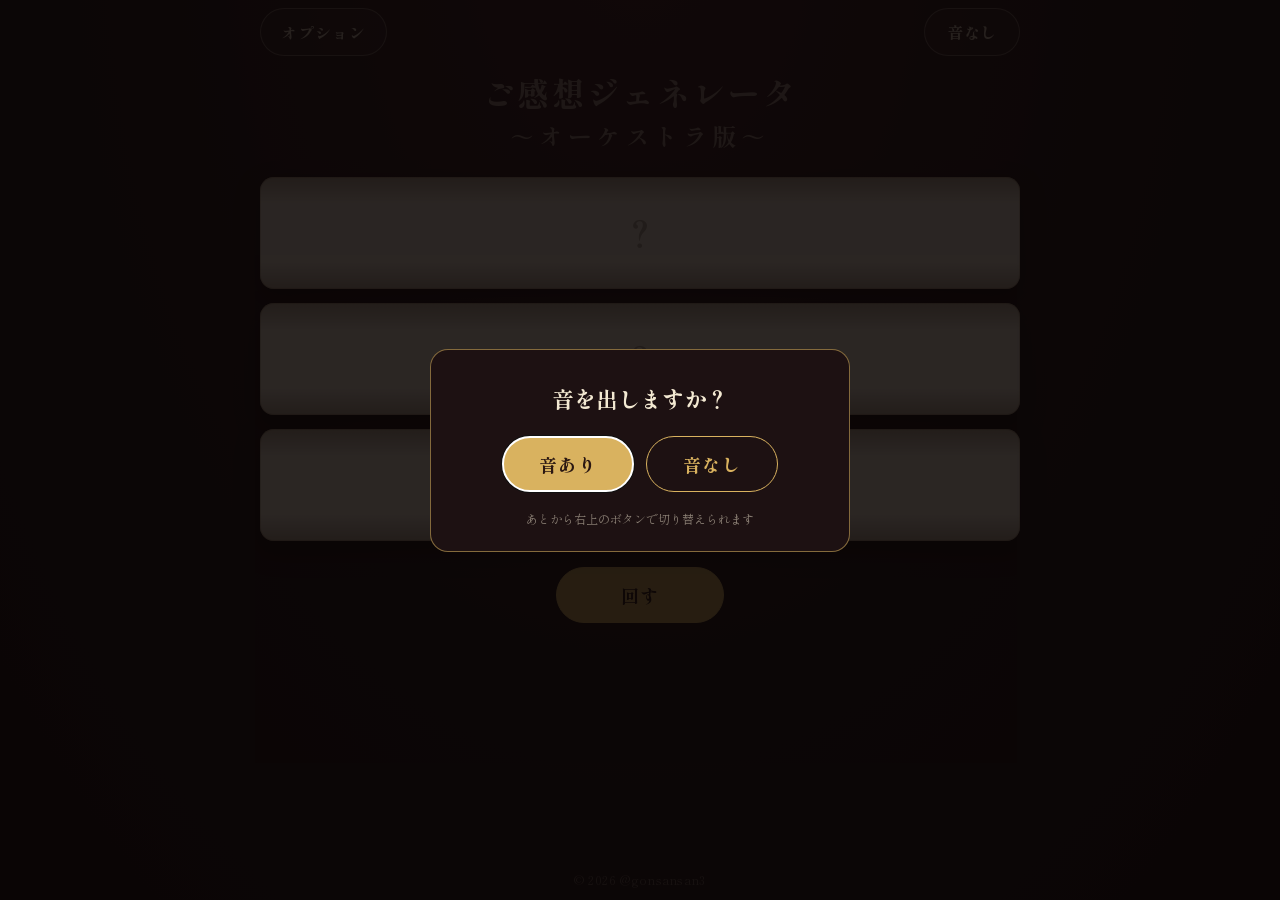
<file: index.html>
<!DOCTYPE html>
<html lang="ja">
<head>
    <meta charset="UTF-8">
    <meta name="viewport" content="width=device-width, initial-scale=1, viewport-fit=cover">
    <meta name="color-scheme" content="dark">
    <title>ご感想ジェネレータ　～オーケストラ版～</title>
    <meta name="description" content="感動しているのか、そうでないのかは、分かりません。">
    <meta name="theme-color" content="#0e0808">
    <!-- Xなどでリンクを貼ったときの表示（カード）。画像は、横長（2:1）の ogp.png。画像のURLは、https から始まる形で書く必要がある -->
    <meta property="og:type" content="website">
    <meta property="og:site_name" content="ご感想ジェネレータ">
    <meta property="og:title" content="ご感想ジェネレータ　～オーケストラ版～">
    <meta property="og:description" content="感動しているのか、そうでないのかは、分かりません。">
    <meta property="og:url" content="https://gsansan3.github.io/gokanso-generator-orchestra/">
    <meta property="og:image" content="https://gsansan3.github.io/gokanso-generator-orchestra/ogp.png?v=2">
    <meta property="og:image:width" content="1200">
    <meta property="og:image:height" content="600">
    <meta property="og:locale" content="ja_JP">
    <meta name="twitter:card" content="summary_large_image">
    <meta name="twitter:title" content="ご感想ジェネレータ　～オーケストラ版～">
    <meta name="twitter:description" content="感動しているのか、そうでないのかは、分かりません。">
    <meta name="twitter:image" content="https://gsansan3.github.io/gokanso-generator-orchestra/ogp.png?v=2">
    <meta name="twitter:image:alt" content="「後ろからの咳が、故郷の夕焼けを思い出させ、泣き笑いが止まりませんでした」と、3つのリールに感想が並んでいる画面">
    <link rel="preconnect" href="https://fonts.googleapis.com">
    <link rel="preconnect" href="https://fonts.gstatic.com" crossorigin>
    <link href="https://fonts.googleapis.com/css2?family=Shippori+Mincho+B1:wght@700;800&family=Yomogi&display=swap" rel="stylesheet">
    <!-- ?v= は、ブラウザに古いファイルを使い続けられないための版番号。style.css・app.js・reel-data.js（と fonts/ の中身）を変えたら、4か所とも新しい値にする -->
    <link rel="stylesheet" href="fonts/tekitoupoem.css?v=20260921zh">
    <link rel="stylesheet" href="style.css?v=20260921zh">
</head>
<body>
    <main class="app">
        <h1 class="title">ご感想ジェネレータ<span class="subtitle">～オーケストラ版～</span></h1>

        <button type="button" id="options-button" class="sound-toggle options-toggle">オプション</button>
        <button type="button" id="sound-toggle" class="sound-toggle" aria-live="polite">音なし</button>

        <section class="reels" aria-label="リール">
            <div class="reel-row"><div class="card"><div class="strip"></div></div></div>
            <div class="reel-row"><div class="card"><div class="strip"></div></div></div>
            <div class="reel-row"><div class="card"><div class="strip"></div></div></div>
        </section>

        <div class="actions">
            <button type="button" id="spin-button" class="button primary">回す</button>
        </div>

        <div class="actions actions-sub">
            <button type="button" id="card-button" class="button secondary" hidden>アンケート用紙を見る</button>
        </div>
    </main>

    <footer class="copyright">
        <a href="https://x.com/gonsansan3" target="_blank" rel="noopener noreferrer">© 2026 @gonsansan3</a>
    </footer>

    <div id="card-modal" class="modal" role="dialog" aria-modal="true" aria-label="アンケート用紙" hidden>
        <div class="modal-panel">
            <img id="card-image" class="card-image" alt="">
            <div class="modal-actions">
                <button type="button" id="card-save" class="button primary">画像を保存</button>
                <button type="button" id="card-share" class="button secondary">Xでシェア</button>
            </div>
            <button type="button" id="card-close" class="modal-close">閉じる</button>
        </div>
    </div>

    <div id="options-modal" class="modal" role="dialog" aria-modal="true" aria-labelledby="options-title" hidden>
        <div class="options-panel">
            <p id="options-title" class="gate-title">オプション</p>
            <fieldset class="option-group" data-option="visits">
                <legend>ご来場回数</legend>
                <div class="option-choices"></div>
            </fieldset>
            <fieldset class="option-group" data-option="age">
                <legend>ご年代</legend>
                <div class="option-choices"></div>
            </fieldset>
            <fieldset class="option-group" data-option="satisfaction">
                <legend>本日の満足度（1＝低い　5＝高い）</legend>
                <div class="option-choices"></div>
            </fieldset>
            <label class="option-group option-name">
                <span>お名前（任意）</span>
                <input type="text" id="option-name" autocomplete="off" placeholder="空欄のままなら、白紙になります">
            </label>

            <fieldset class="option-group" data-option="autoOpen">
                <legend>回し終わったら、アンケート用紙を自動で開く</legend>
                <div class="option-choices"></div>
            </fieldset>

            <div class="options-actions">
                <button type="button" id="options-close" class="button primary">閉じる</button>
            </div>
        </div>
    </div>

    <div id="sound-gate" class="gate" role="dialog" aria-modal="true" aria-labelledby="gate-title" hidden>
        <div class="gate-panel">
            <p id="gate-title" class="gate-title">音を出しますか？</p>
            <div class="gate-buttons">
                <button type="button" class="button primary" data-sound="on">音あり</button>
                <button type="button" class="button secondary" data-sound="off">音なし</button>
            </div>
            <p class="gate-note">あとから右上のボタンで切り替えられます</p>
        </div>
    </div>

    <script src="reel-data.js?v=20260921zh"></script>
    <script src="app.js?v=20260921zh"></script>
</body>
</html>
</file>
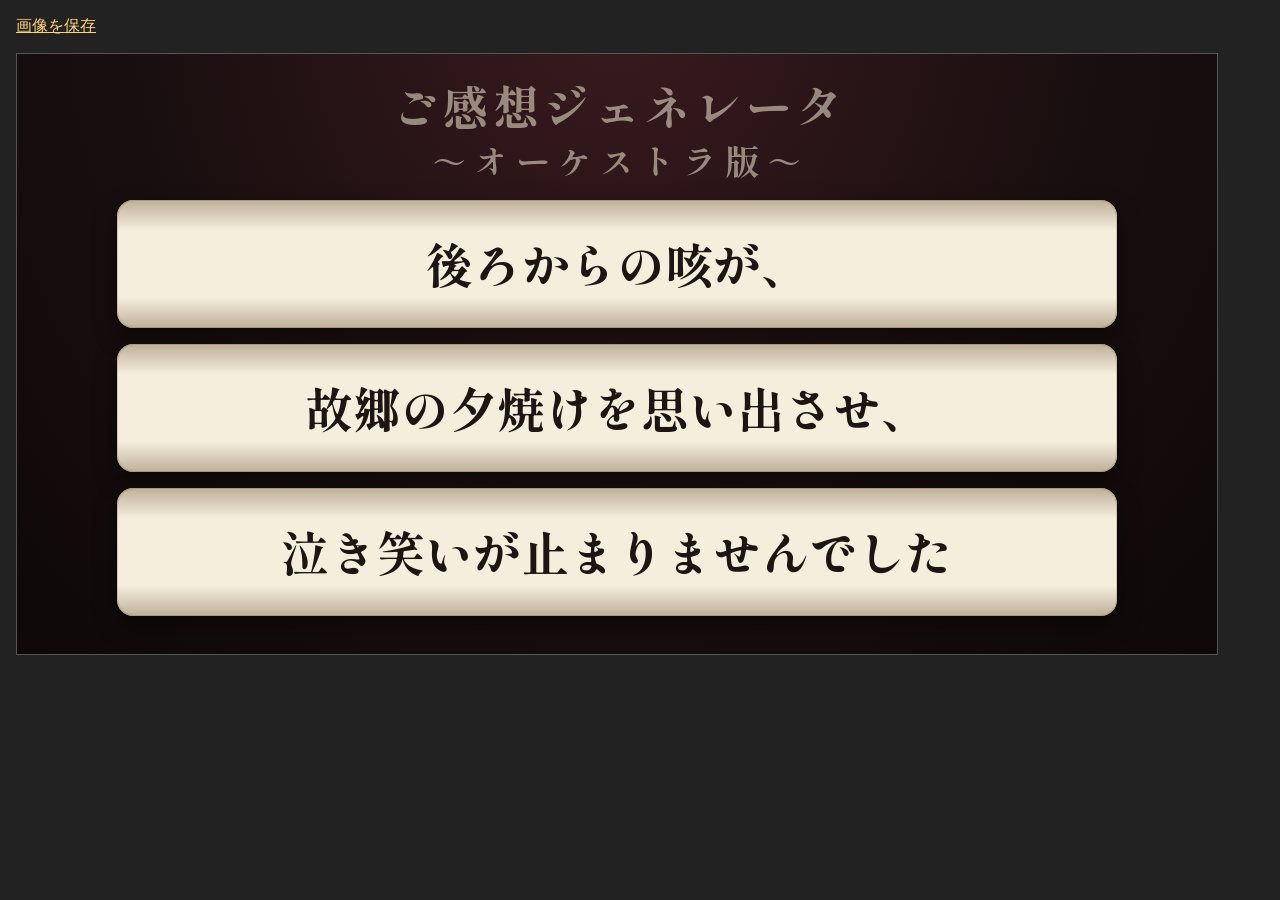
<file: tools/make-ogp.html>
<!DOCTYPE html>
<html lang="ja">
<head>
<meta charset="UTF-8">
<title>Xカード用の画像を作る</title>
<link href="https://fonts.googleapis.com/css2?family=Shippori+Mincho+B1:wght@700;800&display=swap" rel="stylesheet">
<style>
  body { margin: 16px; font-family: sans-serif; background: #222; color: #eee; }
  canvas { max-width: 100%; height: auto; display: block; margin: 12px 0; border: 1px solid #555; }
  a { color: #ffd479; }
</style>
</head>
<body>
<!--
  Xカード用の画像（1200×600、縦横 2:1）を作るページ。
  リールを回す画面のうち、「ご感想ジェネレータ」の見出しから、3段目のリールまでを、横長に描く。
  色や形は style.css に合わせてあるが、画面のスクリーンショットではなく、Canvasで描き直したもの。
  使い方: ローカルサーバーで、このページを開く。画像が表示されるので、「画像を保存」から保存する。
  ネタを変えるときは、下の CARD を書き換える。
-->
<p><a id="save" download="ogp.png">画像を保存</a></p>
<canvas id="c" width="1200" height="600"></canvas>
<script>
// ★ここを書き換える。リール1〜3に止まっている文（つなぎの「が、」「、」は、画面と同じく自動で付く）
const CARD = {
    title: 'ご感想ジェネレータ',
    subtitle: '～オーケストラ版～',
    reels: ['後ろからの咳', '故郷の夕焼けを思い出させ', '泣き笑いが止まりませんでした'],
};

const W = 1200, H = 600;
const SUFFIXES = ['が、', '、', ''];
const FONT = '"Shippori Mincho B1", "Yu Mincho", "Hiragino Mincho ProN", serif';
const C = { paper: '#f5eedc', ink: '#1d1512', text: '#f3e9d2' };

// 角丸の四角
const roundRect = (ctx, x, y, w, h, r) => {
    ctx.beginPath();
    ctx.moveTo(x + r, y);
    ctx.arcTo(x + w, y, x + w, y + h, r);
    ctx.arcTo(x + w, y + h, x, y + h, r);
    ctx.arcTo(x, y + h, x, y, r);
    ctx.arcTo(x, y, x + w, y, r);
    ctx.closePath();
};

// 字間をあけて中央寄せで描く
const drawSpaced = (ctx, text, centerX, y, spacing) => {
    const chars = [...text];
    const widths = chars.map((ch) => ctx.measureText(ch).width);
    let x = centerX - (widths.reduce((a, b) => a + b, 0) + spacing * (chars.length - 1)) / 2;
    ctx.textAlign = 'left';
    chars.forEach((ch, i) => {
        ctx.fillText(ch, x, y);
        x += widths[i] + spacing;
    });
};

(async () => {
    const texts = CARD.reels.map((t, i) => t + SUFFIXES[i]);
    await Promise.all([
        document.fonts.load(`800 40px ${FONT}`, CARD.title + CARD.subtitle + texts.join('')),
        document.fonts.load(`700 40px ${FONT}`, CARD.subtitle),
    ]);

    const ctx = document.getElementById('c').getContext('2d');
    ctx.textBaseline = 'middle';

    // 背景（style.css の body::before と同じ、上から広がる暗い赤茶のグラデーション）
    ctx.fillStyle = '#0e0808';
    ctx.fillRect(0, 0, W, H);
    ctx.save();
    ctx.translate(W / 2, -0.1 * H);
    ctx.scale(0.91, 1);
    const g = ctx.createRadialGradient(0, 0, 0, 0, 0, 930);
    g.addColorStop(0, '#3a1a1f');
    g.addColorStop(0.55, '#1a0f10');
    g.addColorStop(1, '#0e0808');
    ctx.fillStyle = g;
    ctx.fillRect(-W, -H, W * 2, H * 3);
    ctx.restore();

    // 見出し（画面と同じく、薄く見せる）
    ctx.save();
    ctx.globalAlpha = 0.55;
    ctx.fillStyle = C.text;
    ctx.font = `800 46px ${FONT}`;
    drawSpaced(ctx, CARD.title, W / 2, 54, 4.6);
    // 副題は、画面と同じく、見出しの0.75倍の大きさ（字間は、副題の大きさの0.2倍）
    ctx.font = `700 34.5px ${FONT}`;
    drawSpaced(ctx, CARD.subtitle, W / 2, 108, 6.9);
    ctx.restore();

    // リール3本
    const cardW = 1000, cardH = 128, gap = 16, left = (W - cardW) / 2, top0 = 146;
    texts.forEach((text, i) => {
        const x = left, y = top0 + (cardH + gap) * i;
        ctx.save();
        ctx.shadowColor = 'rgba(0, 0, 0, 0.45)';
        ctx.shadowBlur = 24;
        ctx.shadowOffsetY = 10;
        roundRect(ctx, x, y, cardW, cardH, 16);
        ctx.fillStyle = C.paper;
        ctx.fill();
        ctx.restore();

        ctx.save();
        roundRect(ctx, x, y, cardW, cardH, 16);
        ctx.clip();
        // 上下を少し暗くして、筒が回っている感じを出す
        const shade = ctx.createLinearGradient(0, y, 0, y + cardH);
        shade.addColorStop(0, 'rgba(70, 45, 20, 0.32)');
        shade.addColorStop(0.24, 'rgba(70, 45, 20, 0)');
        shade.addColorStop(0.76, 'rgba(70, 45, 20, 0)');
        shade.addColorStop(1, 'rgba(70, 45, 20, 0.32)');
        ctx.fillStyle = shade;
        ctx.fillRect(x, y, cardW, cardH);
        ctx.restore();
        roundRect(ctx, x + 0.5, y + 0.5, cardW - 1, cardH - 1, 16);
        ctx.strokeStyle = 'rgba(120, 90, 40, 0.25)';
        ctx.lineWidth = 1;
        ctx.stroke();

        ctx.fillStyle = C.ink;
        ctx.font = `800 48px ${FONT}`;
        ctx.textAlign = 'center';
        ctx.fillText(text, W / 2, y + cardH / 2 + 2);
    });

    const link = document.getElementById('save');
    document.getElementById('c').toBlob((blob) => {
        link.href = URL.createObjectURL(blob);
        window.ogpBlob = blob;
    }, 'image/png');
})();
</script>
</body>
</html>
</file>
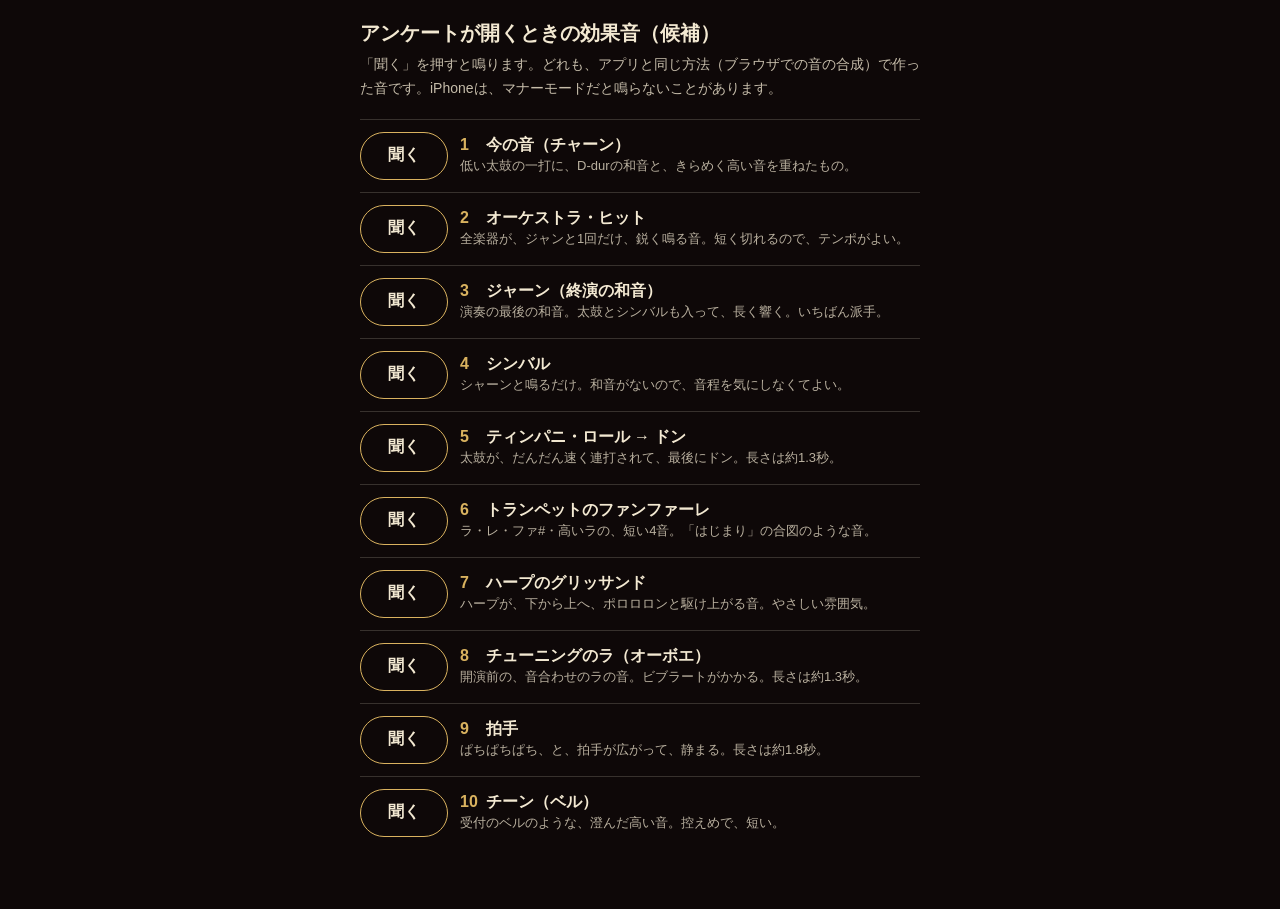
<file: tools/sound-samples.html>
<!DOCTYPE html>
<html lang="ja">
<head>
<meta charset="UTF-8">
<meta name="viewport" content="width=device-width, initial-scale=1, viewport-fit=cover">
<meta name="robots" content="noindex">
<title>効果音の候補</title>
<style>
  :root { color-scheme: dark; }
  body { margin: 0; padding: 20px 16px 60px; background: #0e0808; color: #f3e9d2; font-family: "Yu Gothic", "Hiragino Kaku Gothic ProN", sans-serif; }
  main { max-width: 560px; margin: 0 auto; }
  h1 { font-size: 20px; margin: 0 0 6px; }
  p.lead { margin: 0 0 18px; font-size: 14px; line-height: 1.7; opacity: .8; }
  .row { display: flex; gap: 12px; align-items: center; padding: 12px 0; border-top: 1px solid rgba(243, 233, 210, .18); }
  .row button { flex: none; width: 88px; min-height: 48px; border: 1px solid #d9b25f; border-radius: 999px; background: transparent; color: #f3e9d2; font: inherit; font-size: 16px; font-weight: 700; }
  .row button:active { background: #d9b25f; color: #1d1512; }
  .name { font-size: 16px; font-weight: 700; }
  .desc { font-size: 13px; line-height: 1.6; opacity: .75; }
  .no { display: inline-block; min-width: 1.6em; color: #d9b25f; }
</style>
</head>
<body>
<main>
  <h1>アンケートが開くときの効果音（候補）</h1>
  <p class="lead">「聞く」を押すと鳴ります。どれも、アプリと同じ方法（ブラウザでの音の合成）で作った音です。iPhoneは、マナーモードだと鳴らないことがあります。</p>
  <div id="list"></div>
</main>
<script>
let ctx = null, master = null, noiseBuffer = null;

const ensure = () => {
    if (!ctx) {
        const AC = window.AudioContext || window.webkitAudioContext;
        ctx = new AC();
        master = ctx.createGain();
        master.gain.value = 0.6;
        master.connect(ctx.destination);
    }
    if (ctx.state === 'suspended') ctx.resume();
    return ctx;
};

const envelope = (gain, t, attack, peak, decay) => {
    gain.gain.setValueAtTime(0.0001, t);
    gain.gain.exponentialRampToValueAtTime(peak, t + attack);
    gain.gain.exponentialRampToValueAtTime(0.0001, t + attack + decay);
};

const tone = (freq, { type = 'triangle', delay = 0, attack = 0.004, decay = 0.3, peak = 0.2, lowpass = 0, bend = 0, vibrato = 0 } = {}) => {
    const c = ensure();
    const t = c.currentTime + delay;
    const osc = c.createOscillator();
    const gain = c.createGain();
    osc.type = type;
    osc.frequency.setValueAtTime(freq, t);
    if (bend) osc.frequency.exponentialRampToValueAtTime(bend, t + decay);
    if (vibrato) {
        const lfo = c.createOscillator();
        const depth = c.createGain();
        lfo.frequency.value = vibrato;
        depth.gain.value = freq * 0.012;
        lfo.connect(depth);
        depth.connect(osc.frequency);
        lfo.start(t);
        lfo.stop(t + attack + decay + 0.05);
    }
    envelope(gain, t, attack, peak, decay);
    if (lowpass) {
        const filter = c.createBiquadFilter();
        filter.type = 'lowpass';
        filter.frequency.value = lowpass;
        osc.connect(filter);
        filter.connect(gain);
    } else {
        osc.connect(gain);
    }
    gain.connect(master);
    osc.start(t);
    osc.stop(t + attack + decay + 0.05);
};

const noise = ({ delay = 0, attack = 0.002, decay = 0.1, peak = 0.1, type = 'highpass', freq = 4000, q = 1 } = {}) => {
    const c = ensure();
    if (!noiseBuffer) {
        noiseBuffer = c.createBuffer(1, c.sampleRate, c.sampleRate);
        const data = noiseBuffer.getChannelData(0);
        for (let i = 0; i < data.length; i++) data[i] = Math.random() * 2 - 1;
    }
    const t = c.currentTime + delay;
    const src = c.createBufferSource();
    const filter = c.createBiquadFilter();
    const gain = c.createGain();
    src.buffer = noiseBuffer;
    src.loop = true;
    filter.type = type;
    filter.frequency.value = freq;
    filter.Q.value = q;
    envelope(gain, t, attack, peak, decay);
    src.connect(filter);
    filter.connect(gain);
    gain.connect(master);
    src.start(t);
    src.stop(t + attack + decay + 0.05);
};

// D メジャーの和音（D2 D3 F#3 A3 D4）
const CHORD = [146.83, 293.66, 369.99, 440.0, 587.33];

const SOUNDS = [
    {
        name: '今の音（チャーン）',
        desc: '低い太鼓の一打に、D-durの和音と、きらめく高い音を重ねたもの。',
        play() {
            tone(110, { type: 'sine', decay: 0.6, peak: 0.35, bend: 70 });
            CHORD.forEach((f) => tone(f, { type: 'sawtooth', delay: 0.02, attack: 0.03, decay: 1.4, peak: 0.045, lowpass: 1400 }));
            noise({ delay: 0.02, attack: 0.01, decay: 0.9, peak: 0.05, type: 'highpass', freq: 6000 });
        },
    },
    {
        name: 'オーケストラ・ヒット',
        desc: '全楽器が、ジャンと1回だけ、鋭く鳴る音。短く切れるので、テンポがよい。',
        play() {
            [73.42, 146.83, 220, 293.66, 369.99, 440, 587.33, 739.99, 880].forEach((f) =>
                tone(f, { type: 'sawtooth', attack: 0.006, decay: 0.55, peak: 0.05, lowpass: 2600 }));
            tone(90, { type: 'sine', decay: 0.4, peak: 0.4, bend: 55 });
            noise({ attack: 0.004, decay: 0.18, peak: 0.08, type: 'bandpass', freq: 3000 });
        },
    },
    {
        name: 'ジャーン（終演の和音）',
        desc: '演奏の最後の和音。太鼓とシンバルも入って、長く響く。いちばん派手。',
        play() {
            [73.42, ...CHORD, 739.99, 880].forEach((f) =>
                tone(f, { type: 'sawtooth', attack: 0.05, decay: 2.2, peak: 0.045, lowpass: 2000 }));
            tone(80, { type: 'sine', decay: 1.0, peak: 0.45, bend: 50 });
            noise({ attack: 0.01, decay: 1.8, peak: 0.07, type: 'highpass', freq: 5000 });
        },
    },
    {
        name: 'シンバル',
        desc: 'シャーンと鳴るだけ。和音がないので、音程を気にしなくてよい。',
        play() {
            noise({ attack: 0.003, decay: 1.6, peak: 0.13, type: 'highpass', freq: 3500 });
            noise({ attack: 0.003, decay: 1.0, peak: 0.08, type: 'bandpass', freq: 8000, q: 2 });
            tone(1200, { type: 'sine', decay: 0.4, peak: 0.02 });
        },
    },
    {
        name: 'ティンパニ・ロール → ドン',
        desc: '太鼓が、だんだん速く連打されて、最後にドン。長さは約1.3秒。',
        play() {
            let t = 0;
            for (let i = 0; i < 14; i++) {
                tone(98, { type: 'sine', delay: t, decay: 0.18, peak: 0.08 + i * 0.012, bend: 80 });
                t += 0.09 - i * 0.003;
            }
            tone(98, { type: 'sine', delay: 1.0, decay: 1.0, peak: 0.5, bend: 58 });
            tone(196, { type: 'sine', delay: 1.0, decay: 0.5, peak: 0.1 });
            noise({ delay: 1.0, attack: 0.004, decay: 0.12, peak: 0.1, type: 'lowpass', freq: 500 });
        },
    },
    {
        name: 'トランペットのファンファーレ',
        desc: 'ラ・レ・ファ#・高いラの、短い4音。「はじまり」の合図のような音。',
        play() {
            [[440, 0, 0.16], [587.33, 0.14, 0.16], [739.99, 0.28, 0.16], [880, 0.44, 0.9]].forEach(([f, d, len]) =>
                tone(f, { type: 'sawtooth', delay: d, attack: 0.02, decay: len, peak: 0.08, lowpass: 2400 }));
            tone(220, { type: 'sawtooth', delay: 0.44, attack: 0.03, decay: 0.9, peak: 0.04, lowpass: 1200 });
        },
    },
    {
        name: 'ハープのグリッサンド',
        desc: 'ハープが、下から上へ、ポロロロンと駆け上がる音。やさしい雰囲気。',
        play() {
            [293.66, 329.63, 369.99, 440, 493.88, 587.33, 659.25, 739.99, 880, 987.77, 1174.66].forEach((f, i) =>
                tone(f, { type: 'triangle', delay: i * 0.05, attack: 0.004, decay: 1.1, peak: 0.13, lowpass: 4500 }));
            tone(1174.66, { type: 'sine', delay: 0.55, decay: 1.4, peak: 0.05 });
        },
    },
    {
        name: 'チューニングのラ（オーボエ）',
        desc: '開演前の、音合わせのラの音。ビブラートがかかる。長さは約1.3秒。',
        play() {
            tone(440, { type: 'sawtooth', attack: 0.12, decay: 1.1, peak: 0.09, lowpass: 1700, vibrato: 5.5 });
            tone(880, { type: 'sawtooth', attack: 0.15, decay: 1.0, peak: 0.02, lowpass: 2400, vibrato: 5.5 });
        },
    },
    {
        name: '拍手',
        desc: 'ぱちぱちぱち、と、拍手が広がって、静まる。長さは約1.8秒。',
        play() {
            const total = 1.8;
            for (let i = 0; i < 110; i++) {
                const t = Math.random() * total;
                const shape = Math.sin(Math.PI * (t / total)) ** 0.8; // 始まりと終わりは、まばらに
                if (Math.random() > shape) continue;
                noise({ delay: t, attack: 0.001, decay: 0.02 + Math.random() * 0.03, peak: 0.05 + Math.random() * 0.06, type: 'bandpass', freq: 1800 + Math.random() * 2500, q: 1.2 });
            }
        },
    },
    {
        name: 'チーン（ベル）',
        desc: '受付のベルのような、澄んだ高い音。控えめで、短い。',
        play() {
            [[1, 0.16, 1.6], [2.76, 0.07, 1.0], [5.4, 0.04, 0.6], [8.93, 0.02, 0.4]].forEach(([r, peak, decay]) =>
                tone(1046.5 * r, { type: 'sine', attack: 0.002, decay, peak }));
        },
    },
];

const list = document.getElementById('list');
SOUNDS.forEach((s, i) => {
    const row = document.createElement('div');
    row.className = 'row';
    const btn = document.createElement('button');
    btn.type = 'button';
    btn.textContent = '聞く';
    btn.addEventListener('click', () => { ensure(); s.play(); });
    const text = document.createElement('div');
    text.innerHTML = `<div class="name"><span class="no">${i + 1}</span>${s.name}</div><div class="desc">${s.desc}</div>`;
    row.append(btn, text);
    list.append(row);
});
</script>
</body>
</html>
</file>
<file: fonts/tekitoupoem.css>
/* TekitouPoem（SIL Open Font License 1.1 / Copyright (c) 2023 Cockatrice Digital）から、
   必要な文字だけを取り出したフォント。作り方は tools/build-font-subsets.py を参照。
   unicode-range にある文字が使われたときだけ、ブラウザが、そのファイルを読み込む。 */

@font-face {
    font-family: "TekitouPoem";
    src: url("TekitouPoem-base.woff2?v=20260921zh") format("woff2");
    font-weight: 400;
    font-style: normal;
    font-display: swap;
    unicode-range: U+20-7E, U+A7-A8, U+B0-B1, U+B4, U+D7, U+F7, U+2010, U+2015, U+2018-2019, U+201C-201D, U+2025-2026, U+2032-2033, U+203B, U+2103, U+2190-2193, U+221E, U+2225, U+2234, U+2260, U+2266-2267, U+25A0-25A1, U+25B2-25B3, U+25BC-25BD, U+25C6-25C7, U+25CB, U+25CE-25CF, U+2605-2606, U+2640, U+2642, U+3000-3002, U+3008-3015, U+301C, U+3041-3096, U+309B-309E, U+30A1-30FE, U+4E00, U+4E0A, U+4E16, U+4E2D, U+4E57, U+4EBA, U+4ECA, U+4F11, U+4F1A, U+4F3C, U+4F4E, U+4F53, U+4F55, U+4F59, U+5012, U+50BE, U+512A, U+5149, U+5165, U+5168, U+51FA, U+5217, U+521D, U+524D, U+529B, U+52D5, U+5302, U+53D6, U+5408, U+5438-5439, U+547C, U+54B3, U+54E1, U+5668, U+56E3, U+5727, U+5730, U+578B, U+5834, U+58F0, U+5909, U+5915, U+591C, U+5922, U+5927, U+592B, U+5931, U+5965, U+597D, U+59CB, U+5B50, U+5B57, U+5B87, U+5B99, U+5BA2, U+5BA4, U+5BB6, U+5BC2, U+5BDD, U+5C11, U+5E2D, U+5E30, U+5EA6, U+5F26, U+5F8C, U+5FD8, U+6016, U+601D, U+606F, U+60B8, U+611F, U+61A9, U+61B6, U+624B, U+6253, U+629C, U+62B1, U+62CD, U+6307, U+63EE, U+6539, U+6545, U+6559, U+6587, U+65B9, U+65CF, U+65E5, U+65E9, U+660E, U+6614, U+6642, U+666F, U+66C7, U+66F2, U+6700, U+6709, U+675F, U+6765, U+6876, U+6905, U+697D, U+6B32, U+6B62, U+6B69, U+6B8B, U+6C17, U+6C88, U+6CE3, U+6D41, U+6D77, U+6D99, U+6DF1, U+6DF7, U+6E21, U+6E7F, U+6F14, U+713C, U+7167, U+7269, U+751F, U+756A, U+7686, U+76EE, U+7720, U+7802, U+786C, U+7A7A, U+7ACB, U+7AE0, U+7B11, U+7B2C, U+7D04, U+7D42, U+7D66, U+7D9A, U+7FCC, U+8005, U+8033, U+808C, U+80CC, U+8272, U+82B1, U+8449, U+898B, U+89B3, U+89D2, U+8A00, U+8A18, U+8A71, U+8AB0, U+8ABF, U+8B5C, U+8CB7, U+8D77, U+8EAB, U+8ECA, U+8F1D, U+8F5F, U+8FD4, U+901A, U+904E, U+9053, U+9055, U+9060, U+90F7, U+9589, U+958B, U+9593, U+964D, U+96A3, U+96E8, U+96F7, U+96FB, U+9707, U+9759, U+9774, U+97F3, U+97FB, U+97FF, U+98A8, U+98DF, U+9996, U+9AEA, U+9CE5, U+9CF4, U+9EC4, U+9ED2, U+FF01, U+FF03-FF06, U+FF08-FF5E, U+FFE3, U+FFE5;
}

@font-face {
    font-family: "TekitouPoem";
    src: url("TekitouPoem-kanji.woff2?v=20260921zh") format("woff2");
    font-weight: 400;
    font-style: normal;
    font-display: swap;
    unicode-range: U+4E01, U+4E03, U+4E07-4E09, U+4E0B, U+4E0D-4E0E, U+4E11, U+4E14, U+4E18-4E19, U+4E1E, U+4E21, U+4E26, U+4E32, U+4E38-4E39, U+4E3B, U+4E43, U+4E45, U+4E4B, U+4E4D-4E4F, U+4E59, U+4E5D-4E5F, U+4E71, U+4E73, U+4E7E, U+4E80, U+4E86, U+4E88-4E89, U+4E8B-4E8C, U+4E91-4E92, U+4E94-4E95, U+4E98-4E99, U+4E9B-4E9C, U+4EA1, U+4EA4-4EA6, U+4EA8, U+4EAB-4EAE, U+4EC0-4EC1, U+4EC7, U+4ECB, U+4ECF, U+4ED4-4ED6, U+4ED8-4ED9, U+4EE3-4EE5, U+4EEE, U+4EF0, U+4EF2, U+4EF6, U+4EFB, U+4F01, U+4F0A, U+4F0D-4F10, U+4F1D, U+4F2F, U+4F34, U+4F36, U+4F38, U+4F3A, U+4F3D, U+4F43, U+4F46, U+4F4D, U+4F4F-4F51, U+4F5C, U+4F73, U+4F75, U+4F7C, U+4F7F, U+4F83, U+4F8B, U+4F8D, U+4F9B, U+4F9D, U+4FA0-4FA1, U+4FAD-4FAF, U+4FB5-4FB6, U+4FBF, U+4FC2-4FC4, U+4FCA, U+4FD7, U+4FDD, U+4FE1, U+4FE3, U+4FEE, U+4FF3, U+4FF5, U+4FF8, U+4FFA, U+5009, U+500B, U+500D, U+5016, U+5019, U+501F, U+5023-5024, U+5026, U+502B, U+502D, U+5036, U+5039, U+5049, U+504F, U+505C, U+5065, U+5072, U+5074-5076, U+507D, U+508D, U+5091, U+5098-5099, U+50AC-50AD, U+50B5, U+50B7, U+50C5, U+50CD, U+50CF, U+50D1, U+50D5, U+50DA, U+50E7, U+50FB, U+5100, U+5104, U+5112, U+511F, U+5132, U+5141, U+5143-5148, U+514B, U+514D-514E, U+5150, U+515A, U+515C, U+516B-516D, U+5171, U+5175-5178, U+517C, U+5185-5186, U+518A, U+518D, U+5192, U+5197, U+5199, U+51A0, U+51A5, U+51A8, U+51AC, U+51B4, U+51B6-51B7, U+51C4, U+51C6, U+51CB-51CD, U+51DD, U+51E1, U+51E6-51E7, U+51EA, U+51F1, U+51F6, U+51F8-51F9, U+51FD, U+5200, U+5203, U+5206-5208, U+520A, U+5211, U+5224-5225, U+5229, U+5230, U+5236-5238, U+523A-523B, U+5243, U+5247, U+524A, U+5256, U+525B, U+5263-5265, U+526F-5270, U+5272, U+5275, U+5283, U+5287, U+5289, U+529F-52A0, U+52A3, U+52A9-52AB, U+52B1, U+52B4, U+52B9, U+52BE, U+52C3, U+52C5, U+52C7, U+52C9, U+52D8-52D9, U+52DD, U+52DF, U+52E2, U+52E4, U+52E7, U+52F2, U+52FA, U+52FE-52FF, U+5301, U+5305, U+5316-5317, U+5319, U+531D, U+5320-5321, U+532A, U+5339-533B, U+533F, U+5341, U+5343, U+5347-5348, U+534A, U+5351-5354, U+5357-5358, U+535A, U+535C, U+5360, U+5366, U+536F-5371, U+5373-5375, U+5378, U+537F, U+5384, U+5398, U+539A, U+539F, U+53A8-53A9, U+53AD, U+53B3, U+53BB, U+53C2, U+53C8-53CE, U+53D4, U+53D7, U+53D9, U+53DB, U+53E1-53E5, U+53E9-53EC, U+53EF-53F3, U+53F6-53F8, U+5403-5404, U+5409-5411, U+541B, U+541F-5420, U+5426, U+542B, U+543B, U+543E, U+5442, U+5446, U+5448-544A, U+5451, U+5468, U+546A, U+5473, U+547D, U+548B-548C, U+54B2, U+54BD, U+54C0-54C1, U+54C9, U+54E8-54E9, U+54F2, U+5504, U+5506-5507, U+5510, U+5516, U+552F, U+5531, U+553E, U+5544, U+5546, U+554F, U+5553, U+5584, U+5589, U+558B, U+559A, U+559C-559D, U+55A7, U+55AA-55AC, U+55B0, U+55B6, U+55E3, U+5606, U+5609, U+5617-5618, U+5629, U+5631, U+5642, U+564C, U+565B, U+5674, U+5678, U+567A, U+5687, U+56A2, U+56DA-56DB, U+56DE, U+56E0, U+56F0, U+56F2-56F3, U+56FA, U+56FD, U+5703, U+570F, U+5712, U+571F, U+5728, U+572D, U+5742, U+5747, U+574A, U+5750-5751, U+5764, U+5766, U+576A, U+5782, U+57A2-57A3, U+57CB, U+57CE, U+57DC, U+57DF-57E0, U+57F4, U+57F7, U+57F9-57FA, U+57FC, U+5800, U+5802, U+5805-5806, U+5815, U+5824, U+582A, U+5830-5831, U+5835, U+583A, U+5840-5841, U+584A, U+5851, U+5854, U+5857-585A, U+585E, U+5869, U+586B, U+5875, U+587E, U+5883, U+5893, U+5897, U+589C, U+58A8, U+58B3, U+58BE, U+58C1, U+58C7, U+58CA, U+58CC, U+58D5, U+58EB-58EC, U+58EE, U+58F1-58F2, U+58F7, U+590F, U+5916, U+5919-591A, U+5929-592A, U+592E, U+5937, U+5944, U+5947-5949, U+594F, U+5951, U+5954, U+5957, U+5968, U+596A, U+596E, U+5973-5974, U+5982-5984, U+598A, U+5993, U+5996, U+5999, U+59A5, U+59A8, U+59AC, U+59B9, U+59BB, U+59BE, U+59C9, U+59D0-59D1, U+59D3-59D4, U+59E5-59E6, U+59EA-59EB, U+59F6, U+59FB, U+59FF, U+5A01, U+5A03, U+5A18, U+5A20, U+5A29, U+5A2F, U+5A3C, U+5A41, U+5A46, U+5A5A, U+5A66, U+5A7F, U+5A92, U+5A9B, U+5AC1, U+5AC9, U+5ACC, U+5AE1, U+5B09, U+5B22, U+5B2C, U+5B30, U+5B54, U+5B58, U+5B5C-5B5D, U+5B5F, U+5B63-5B64, U+5B66, U+5B6B, U+5B85, U+5B88-5B89, U+5B8B-5B8D, U+5B8F, U+5B95, U+5B97-5B98, U+5B9A-5B9D, U+5B9F, U+5BA3, U+5BA5, U+5BAE, U+5BB0, U+5BB3-5BB5, U+5BB9, U+5BBF, U+5BC4-5BC6, U+5BCC, U+5BD2-5BD3, U+5BDB, U+5BDF, U+5BE1, U+5BE7, U+5BE9, U+5BEE, U+5BF5, U+5BF8, U+5BFA, U+5BFE-5BFF, U+5C01-5C02, U+5C04, U+5C06, U+5C09-5C0B, U+5C0E-5C0F, U+5C16, U+5C1A, U+5C24, U+5C2D, U+5C31, U+5C3A-5C40, U+5C45, U+5C48, U+5C4A-5C4B, U+5C4D, U+5C51, U+5C55, U+5C5E, U+5C60-5C61, U+5C64-5C65, U+5C6F, U+5C71, U+5C90, U+5CA1, U+5CA8-5CA9, U+5CAC, U+5CB1, U+5CB3, U+5CB8, U+5CE0-5CE1, U+5CE8, U+5CEF-5CF0, U+5CF6, U+5CFB, U+5D07, U+5D0E, U+5D16, U+5D29, U+5D50, U+5D69, U+5D6F, U+5D8B, U+5DBA, U+5DCC, U+5DDD-5DDE, U+5DE1, U+5DE3, U+5DE5-5DE8, U+5DEE, U+5DF1, U+5DF3-5DF4, U+5DF7, U+5DFB, U+5DFD-5DFE, U+5E02-5E03, U+5E06, U+5E0C, U+5E16, U+5E1D, U+5E25, U+5E2B, U+5E2F, U+5E33, U+5E38, U+5E3D, U+5E45, U+5E4C, U+5E55, U+5E61, U+5E63, U+5E72-5E74, U+5E78-5E79, U+5E7B-5E7E, U+5E81, U+5E83-5E84, U+5E87, U+5E8A, U+5E8F, U+5E95-5E97, U+5E9A, U+5E9C, U+5EA7, U+5EAB, U+5EAD, U+5EB5-5EB8, U+5EC3, U+5EC9-5ECA, U+5ED3, U+5EDF-5EE0, U+5EF6-5EF7, U+5EFA-5EFC, U+5EFF, U+5F01, U+5F04, U+5F0A, U+5F0F-5F10, U+5F13-5F15, U+5F17-5F18, U+5F1B, U+5F1F, U+5F25, U+5F27, U+5F31, U+5F35, U+5F37, U+5F3C, U+5F3E, U+5F4A, U+5F53, U+5F62, U+5F66, U+5F69-5F6C, U+5F70-5F71, U+5F79, U+5F7C, U+5F80-5F81, U+5F84-5F85, U+5F8B, U+5F90, U+5F92-5F93, U+5F97, U+5FA1, U+5FA9-5FAA, U+5FAE, U+5FB3-5FB4, U+5FB9, U+5FBD, U+5FC3, U+5FC5, U+5FCC-5FCD, U+5FD7, U+5FD9, U+5FDC, U+5FE0, U+5FEB, U+5FF5, U+5FFD, U+6012, U+601C, U+6020, U+6025, U+6027-6028, U+602A, U+602F, U+604B, U+6050, U+6052, U+6055, U+6062, U+6065, U+6068-6069, U+606D, U+6070, U+6075, U+6089, U+608C, U+6094, U+609F-60A0, U+60A3, U+60A6, U+60A9-60AA, U+60B2, U+60B6, U+60BC, U+60C5, U+60C7, U+60D1, U+60DA, U+60DC, U+60DF, U+60E3, U+60E8, U+60F0, U+60F3, U+60F9, U+6101, U+6108-6109, U+610F, U+611A-611B, U+6148, U+614B-614C, U+614E, U+6155, U+6162-6163, U+6167-6168, U+616E, U+6170, U+6176, U+617E, U+6182, U+618E, U+6190, U+61A4, U+61A7, U+61B2, U+61BE, U+61C7, U+61D0, U+61F2, U+61F8, U+620A, U+620E, U+6210-6212, U+6216, U+621A, U+621F, U+6226, U+622F, U+6234, U+6238, U+623B, U+623F-6240, U+6247, U+6249, U+624D, U+6255, U+6258, U+626E, U+6271, U+6276, U+6279, U+627F-6280, U+6284, U+628A, U+6291, U+6295, U+6297-6298, U+629E, U+62AB, U+62B5, U+62B9, U+62BC-62BD, U+62C5, U+62D0, U+62D2-62D3, U+62D8-62D9, U+62DB, U+62DD, U+62E0-62E1, U+62EC-62ED, U+62F3, U+62F6-62F7, U+62FE, U+6301, U+6309, U+6311, U+6319, U+631F, U+6328, U+632B, U+632F, U+633A, U+633D, U+633F, U+6349, U+634C, U+6355, U+6357, U+635C, U+6367-6368, U+636E, U+6372, U+6377, U+637A-637B, U+6383, U+6388, U+638C, U+6392, U+6398, U+639B, U+63A0-63A2, U+63A5, U+63A7-63AA, U+63AC, U+63B2, U+63B4, U+63BB, U+63C3, U+63CF-63D0, U+63D6, U+63DA-63DB, U+63E1, U+63F4, U+63FA, U+640D, U+642C-642D, U+643A, U+643E, U+6442, U+6458, U+6469, U+6478, U+647A, U+6483, U+6492, U+649A, U+649E, U+64A4, U+64AB, U+64AD-64AE, U+64B0, U+64B2, U+64B9, U+64C1, U+64CD, U+64E2, U+64E6, U+64EC, U+64FE, U+652F, U+653B, U+653E-653F, U+654F, U+6551, U+6557, U+6562-6563, U+6566, U+656C, U+6570, U+6574-6575, U+6577, U+6589, U+658C, U+658E, U+6590-6591, U+6597, U+6599, U+659C, U+65A1, U+65A4-65A5, U+65A7, U+65AC-65AD, U+65AF-65B0, U+65BC-65BD, U+65C5, U+65CB, U+65D7, U+65E2, U+65E6-65E8, U+65EC-65ED, U+65FA, U+6602, U+6606-6607, U+660C, U+660F, U+6613, U+661F-6620, U+6625, U+6627-6628, U+662D, U+662F, U+663C, U+6643, U+664B, U+6652, U+6666, U+6669, U+666E, U+6674, U+6676, U+667A, U+6681, U+6687, U+6691, U+6696-6697, U+66A2, U+66A6, U+66AB, U+66AE, U+66B4, U+66D9, U+66DC-66DD, U+66F3-66F4, U+66F8-66F9, U+66FD-66FF, U+6708, U+670B, U+670D, U+6714-6715, U+6717, U+671B, U+671D, U+671F, U+6728, U+672A-672D, U+6731, U+6734, U+673A, U+673D, U+6749, U+674E-6751, U+6753, U+6756, U+675C, U+6761-6762, U+676D, U+676F, U+6771, U+6775, U+6777, U+677E-677F, U+6787, U+6790, U+6795, U+6797, U+679A, U+679C-679D, U+67A0, U+67A2, U+67AF, U+67B6, U+67C1, U+67C4, U+67CA, U+67CF-67D1, U+67D3-67D4, U+67D8, U+67DA, U+67F1, U+67F3-67F5, U+67FB, U+67FE-67FF, U+6802-6804, U+6813, U+6816-6817, U+6821-6822, U+682A, U+6834, U+6838-6839, U+683C-683D, U+6841-6843, U+6848, U+6850-6851, U+6853-6854, U+685C-685D, U+685F, U+6867, U+6881, U+6885, U+6893, U+6897, U+68A2, U+68A7-68A8, U+68AF-68B1, U+68B6, U+68BC, U+68C4, U+68C9, U+68CB, U+68D2, U+68DA, U+68DF, U+68EE, U+68F2, U+68FA, U+6900, U+690B, U+690D-690E, U+6919, U+691B-691C, U+6934, U+693F, U+694A, U+6953, U+6955, U+695A, U+6960, U+6962, U+696D, U+696F, U+6973, U+6975, U+697C, U+6982, U+698A, U+698E, U+6994, U+699B, U+69CB-69CD, U+69D8-69D9, U+69FB, U+69FD, U+6A0B, U+6A17, U+6A19, U+6A1F, U+6A21, U+6A29-6A2B, U+6A35, U+6A39-6A3A, U+6A3D, U+6A4B, U+6A58, U+6A5F, U+6A61, U+6A7F-6A80, U+6A8E, U+6AD3, U+6ADB, U+6AE8, U+6B04, U+6B1D, U+6B20-6B21, U+6B23, U+6B27, U+6B3A, U+6B3D-6B3E, U+6B4C, U+6B4E, U+6B53, U+6B63-6B64, U+6B66, U+6B6A, U+6B6F, U+6B73-6B74, U+6B7B, U+6B86, U+6B89-6B8A, U+6B96, U+6BB4-6BB5, U+6BBA-6BBB, U+6BBF, U+6BC5, U+6BCD-6BCE, U+6BD2, U+6BD4, U+6BD8, U+6BDB, U+6C0F, U+6C11, U+6C34, U+6C37-6C38, U+6C3E, U+6C40-6C42, U+6C4E, U+6C50, U+6C57, U+6C5A, U+6C5D, U+6C5F-6C60, U+6C70, U+6C72, U+6C7A, U+6C7D, U+6C83, U+6C8C, U+6C93, U+6C96, U+6C99, U+6CA1-6CA2, U+6CAB, U+6CB3, U+6CB8-6CB9, U+6CBB-6CBC, U+6CBF, U+6CC1, U+6CC9-6CCA, U+6CCC, U+6CD5, U+6CE1-6CE2, U+6CE5, U+6CE8, U+6CF0, U+6CF3, U+6D0B, U+6D17, U+6D1B, U+6D1E, U+6D25, U+6D29-6D2A, U+6D32, U+6D3B, U+6D3E, U+6D44-6D45, U+6D5C, U+6D66, U+6D69-6D6A, U+6D6C, U+6D6E, U+6D74, U+6D78, U+6D88, U+6D8C, U+6D9B-6D9C, U+6DAF, U+6DB2, U+6DBC, U+6DC0, U+6DCB, U+6DD1, U+6DD8, U+6DE1, U+6DEB, U+6DF3, U+6DF5, U+6DFB, U+6E05, U+6E07-6E09, U+6E0B, U+6E13, U+6E1A-6E1B, U+6E20, U+6E25-6E26, U+6E29, U+6E2C, U+6E2F, U+6E4A, U+6E56, U+6E58, U+6E5B, U+6E67, U+6E6F, U+6E7E, U+6E80, U+6E8C, U+6E90, U+6E96, U+6E9C-6E9D, U+6EA2, U+6EB6, U+6EBA, U+6EC5, U+6ECB, U+6ED1, U+6EDD-6EDE, U+6EF4, U+6F01-6F02, U+6F06, U+6F09, U+6F0F, U+6F15, U+6F20, U+6F22-6F23, U+6F2B-6F2C, U+6F38, U+6F45, U+6F54, U+6F5C, U+6F5F, U+6F64, U+6F6E, U+6F70, U+6F84, U+6F97, U+6FB1, U+6FC0-6FC1, U+6FC3, U+6FE0-6FE1, U+6FEB, U+6FEF, U+7015, U+701E, U+7026-7027, U+702C, U+7058, U+706B, U+706F-7070, U+7078, U+707C-707D, U+7089-708A, U+708E, U+70AD, U+70B9-70BA, U+70C8, U+70CF, U+70F9, U+7114, U+711A, U+7121, U+7126, U+7136, U+7149, U+714E, U+7159, U+7164, U+7169, U+716E, U+717D, U+718A, U+7194, U+719F, U+71B1, U+71C3, U+71C8, U+71D0, U+71D5, U+71E5-71E6, U+71ED, U+7206, U+722A, U+7235-7236, U+723A, U+723D-723E, U+7247-7248, U+724C, U+7252, U+7259, U+725B, U+725D, U+725F, U+7261-7262, U+7267, U+7272, U+7279, U+727D, U+7280, U+72A0, U+72AC, U+72AF, U+72B6, U+72C2, U+72D0, U+72D7, U+72D9, U+72DB, U+72E9, U+72EC-72ED, U+72F8, U+72FC-72FD, U+731B, U+731F, U+732A-732B, U+732E, U+7336-7337, U+733F, U+7344-7345, U+7363, U+7372, U+7384, U+7387, U+7389, U+738B, U+7396, U+73A9, U+73B2, U+73C2, U+73CA, U+73CD, U+73E0, U+73EA, U+73ED, U+73FE, U+7403, U+7406, U+7409, U+7422, U+7433-7436, U+745A-745B, U+745E, U+7460, U+7473, U+7483, U+74B0, U+74BD, U+74DC, U+74E2, U+74E6, U+74F6, U+7511, U+7518, U+751A, U+751C, U+7523, U+7525, U+7528, U+752B, U+7530-7533, U+7537, U+753A-753B, U+754C, U+754F, U+7551, U+7554, U+7559, U+755C-755D, U+7560, U+7562, U+7565-7566, U+7570, U+7573, U+7577, U+757F, U+758B, U+758E-758F, U+7591, U+75AB, U+75B2, U+75B9, U+75BE, U+75C5, U+75C7, U+75D4-75D5, U+75D8, U+75DB, U+75E2, U+75E9, U+75F4, U+7642, U+764C, U+7652, U+7656, U+767A-767B, U+767D-767E, U+7684, U+7687, U+7690, U+76AE, U+76BF, U+76C3, U+76C6, U+76C8, U+76CA, U+76D7, U+76DB, U+76DF, U+76E3-76E4, U+76F2, U+76F4, U+76F8, U+76FE, U+7701, U+7709, U+770B-770C, U+771F, U+773A, U+773C, U+7740, U+7761, U+7763, U+7766, U+77A5, U+77AC-77AD, U+77B3, U+77DB, U+77E2, U+77E5, U+77E7, U+77E9, U+77ED, U+77EF, U+77F3, U+7814-7815, U+7825-7827, U+7832, U+7834, U+783A, U+783F, U+785D, U+786B, U+786F, U+7872, U+7881, U+7887, U+788D, U+7891, U+7893, U+7895, U+7897, U+78A7, U+78A9, U+78BA, U+78C1, U+78D0, U+78E8, U+78EF, U+7901, U+790E, U+793A, U+793C, U+793E, U+7941, U+7947-7949, U+7950, U+7956, U+795D-795E, U+7962, U+7965, U+7968, U+796D, U+7977, U+7981, U+7984-7985, U+798D-798F, U+79A6, U+79B0, U+79BD-79C1, U+79CB, U+79D1-79D2, U+79D8, U+79DF, U+79E4, U+79E6, U+79E9, U+79F0, U+79FB, U+7A00, U+7A0B, U+7A0E, U+7A14, U+7A17, U+7A1A, U+7A1C, U+7A2E, U+7A32, U+7A3C-7A3D, U+7A3F-7A40, U+7A42, U+7A46, U+7A4D-7A50, U+7A63, U+7A6B, U+7A74, U+7A76, U+7A7F, U+7A81, U+7A83-7A84, U+7A92-7A93, U+7A9F, U+7AAA, U+7AAE-7AAF, U+7ABA, U+7AC3, U+7ADC, U+7AE3, U+7AE5, U+7AEA, U+7AEF, U+7AF6, U+7AF9-7AFA, U+7AFF, U+7B08, U+7B1B, U+7B20, U+7B25-7B26, U+7B39, U+7B46, U+7B48-7B49, U+7B4B, U+7B4F, U+7B51-7B52, U+7B54, U+7B56, U+7B86-7B87, U+7B94-7B95, U+7B97, U+7BA1, U+7BAA, U+7BAD, U+7BB1, U+7BB8, U+7BC0, U+7BC4, U+7BC7, U+7BC9, U+7BE0, U+7BE4, U+7BED, U+7C21, U+7C38, U+7C3E-7C3F, U+7C4D, U+7C73, U+7C7E, U+7C81-7C82, U+7C89, U+7C8B, U+7C8D, U+7C92, U+7C95, U+7C97-7C98, U+7C9B, U+7C9F, U+7CA5, U+7CA7, U+7CBE, U+7CCA, U+7CCE, U+7CD6, U+7CDE-7CE0, U+7CE7, U+7CF8, U+7CFB, U+7CFE, U+7D00, U+7D05, U+7D0B, U+7D0D, U+7D10, U+7D14, U+7D17-7D1B, U+7D20-7D22, U+7D2B-7D2C, U+7D2F-7D30, U+7D33, U+7D39-7D3A, U+7D43-7D44, U+7D4C, U+7D50, U+7D5E, U+7D61-7D62, U+7D71, U+7D75-7D76, U+7D79, U+7D99, U+7D9C, U+7DAC-7DAD, U+7DB1-7DB2, U+7DB4, U+7DBB, U+7DBE-7DBF, U+7DCA-7DCB, U+7DCF, U+7DD1-7DD2, U+7DDA, U+7DE0, U+7DE8-7DE9, U+7DEC, U+7DEF, U+7DF4, U+7E01, U+7E04, U+7E1B, U+7E1E, U+7E26, U+7E2B, U+7E2E, U+7E3E, U+7E41, U+7E4A-7E4B, U+7E4D, U+7E54-7E55, U+7E6D, U+7E70, U+7E82, U+7E8F, U+7F36, U+7F6A-7F6B, U+7F6E, U+7F70, U+7F72, U+7F75, U+7F77, U+7F85, U+7F8A, U+7F8E, U+7FA4, U+7FA8-7FA9, U+7FBD, U+7FC1, U+7FD2, U+7FE0, U+7FEB, U+7FF0, U+7FFB-7FFC, U+8000-8001, U+8003, U+800C, U+8010, U+8015, U+8017, U+8036, U+803D, U+8056, U+805E, U+8061, U+806F, U+8074, U+8077, U+807E, U+8087, U+8089, U+808B, U+8096, U+8098, U+809D, U+80A1-80A2, U+80A5, U+80A9-80AA, U+80AF, U+80B1-80B2, U+80B4, U+80BA, U+80C3, U+80C6, U+80CE, U+80DE, U+80E1, U+80E4, U+80F4, U+80F8, U+80FD, U+8102, U+8105-8108, U+810A, U+811A, U+8131, U+8133, U+8139, U+814E, U+8150, U+8154-8155, U+816B, U+8170, U+8178-817A, U+817F, U+818F, U+819A, U+819C-819D, U+81A8, U+81B3, U+81BF, U+81C6, U+81D3, U+81E3, U+81E5, U+81E8, U+81EA, U+81ED, U+81F3-81F4, U+81FC, U+8208, U+820C, U+820E, U+8217-8218, U+821B-821C, U+821E-821F, U+822A, U+822C, U+8235-8237, U+8239, U+8247, U+8266, U+826E-826F, U+8276, U+828B, U+8299, U+829D, U+82A5-82A6, U+82AD, U+82AF, U+82B3, U+82B8-82B9, U+82BD, U+82C5, U+82D1, U+82D3-82D4, U+82D7, U+82DB, U+82E5-82E7, U+82EB, U+82F1, U+8302, U+8304-8305, U+830E, U+831C, U+8328, U+8336, U+8338, U+8349-834A, U+834F, U+8352, U+8358, U+8377, U+837B, U+839E, U+83AB, U+83B1, U+83C5, U+83CA, U+83CC, U+83D3, U+83D6, U+83DC, U+83DF, U+83E9, U+83EF-83F1, U+8404, U+840C, U+840E, U+8429, U+8431, U+843D, U+844E, U+8457, U+845B, U+8461, U+8463, U+8466, U+846C, U+8471, U+8475, U+847A, U+848B, U+8490, U+8494, U+8499, U+849C, U+84B2, U+84B8, U+84BC, U+84C4, U+84C9, U+84CB, U+84D1, U+84EC, U+84EE, U+8500, U+8511, U+8513, U+851A, U+8526, U+852D, U+8535, U+853D, U+8543, U+8549-854A, U+854E, U+8557, U+8568-856A, U+8584, U+8597, U+8599, U+85A6, U+85A9-85AC, U+85AE-85AF, U+85C1, U+85CD, U+85E4, U+85E9, U+85F7, U+85FB, U+8607, U+862D, U+864E, U+8650, U+865A, U+865C, U+865E, U+866B, U+8679, U+867B, U+868A, U+8695, U+86A4, U+86C7, U+86CB, U+86CD-86CE, U+86D9, U+86E4, U+86ED-86EE, U+86F8, U+86FE, U+8702, U+8718, U+871C, U+8749, U+874B, U+8755, U+8766, U+8776, U+877F, U+878D, U+87BA, U+87F9, U+87FB, U+8840, U+8846, U+884C, U+8853, U+8857, U+885B, U+885D, U+8861, U+8863, U+8868, U+8870, U+8877, U+887F, U+8888, U+888B, U+8896, U+88AB, U+88B4, U+88B7, U+88C1-88C2, U+88C5, U+88CF, U+88D5, U+88DC, U+88DF, U+88E1, U+88F3, U+88F8, U+88FD-88FE, U+8907, U+8910, U+8912, U+8956, U+895F, U+8972, U+897F, U+8981, U+8986-8987, U+898F, U+8996-8997, U+899A, U+89A7, U+89AA, U+89E3, U+89E6, U+8A02, U+8A08, U+8A0A, U+8A0E, U+8A13, U+8A17, U+8A1F, U+8A23, U+8A2A, U+8A2D, U+8A31, U+8A33-8A34, U+8A3A-8A3C, U+8A50-8A51, U+8A54-8A55, U+8A5E, U+8A60, U+8A63, U+8A66, U+8A69, U+8A6B, U+8A6E, U+8A70, U+8A72-8A73, U+8A87, U+8A89, U+8A8C-8A8D, U+8A93, U+8A95, U+8A98, U+8A9E, U+8AA0, U+8AA4, U+8AAC-8AAD, U+8AB2, U+8AB9, U+8ABC, U+8AC7, U+8ACB-8ACC, U+8ACF, U+8AD2, U+8AD6, U+8ADC, U+8AE6, U+8AED-8AEE, U+8AF8, U+8AFA, U+8AFE, U+8B00-8B02, U+8B04, U+8B0E, U+8B19, U+8B1B, U+8B1D, U+8B21, U+8B2C, U+8B39, U+8B58, U+8B66, U+8B70, U+8B72, U+8B77, U+8B83, U+8B90, U+8C37, U+8C46, U+8C4A, U+8C5A, U+8C61, U+8C6A, U+8C79, U+8C8C, U+8C9D-8C9E, U+8CA0-8CA2, U+8CA7-8CA9, U+8CAB-8CAC, U+8CAF-8CB0, U+8CB4, U+8CB8, U+8CBB-8CBC, U+8CBF-8CC0, U+8CC2-8CC4, U+8CC7, U+8CCA, U+8CCE, U+8CD1, U+8CD3, U+8CDB-8CDC, U+8CDE, U+8CE0, U+8CE2, U+8CE6, U+8CEA, U+8CED, U+8CFC, U+8D08, U+8D0B, U+8D64, U+8D66, U+8D6B, U+8D70, U+8D74, U+8D85, U+8D8A, U+8DA3, U+8DA8, U+8DB3, U+8DDD, U+8DE1, U+8DE8, U+8DEF, U+8DF3, U+8DF5, U+8E0A, U+8E0F, U+8E44, U+8E5F, U+8E74, U+8E8D, U+8EAF, U+8ECC-8ECD, U+8ED2, U+8EDF, U+8EE2, U+8EF8, U+8EFD, U+8F03, U+8F09, U+8F14, U+8F29-8F2A, U+8F2F, U+8F38, U+8F3F, U+8F44, U+8F4D, U+8F61, U+8F9B, U+8F9E, U+8FB0-8FB2, U+8FBA-8FBC, U+8FBF, U+8FC2, U+8FC4-8FC5, U+8FCE, U+8FD1, U+8FE6, U+8FE9, U+8FEB, U+8FED, U+8FF0, U+8FF7, U+8FFD, U+9000-9001, U+9003, U+9006, U+900F-9010, U+9013-9014, U+9017, U+9019, U+901D, U+901F-9020, U+9022-9023, U+902E, U+9031-9032, U+9038, U+903C, U+9041-9042, U+9045, U+9047, U+904A-904B, U+904D, U+9054, U+905C, U+9061, U+9063, U+9065, U+9069, U+906D-906E, U+9075, U+9077-9078, U+907A, U+907C, U+907F, U+9084, U+9091, U+90A3, U+90A6, U+90AA, U+90B8, U+90C1, U+90CA, U+90CE, U+90E1, U+90E8, U+90ED, U+90F5, U+90FD, U+912D, U+9149, U+914B-914E, U+9152, U+9154, U+9162, U+916A, U+916C, U+9175, U+9177-9178, U+9187, U+918D, U+9190, U+9192, U+9197, U+919C, U+91A4, U+91B8, U+91C6-91C8, U+91CC-91CF, U+91D1, U+91D8, U+91DC-91DD, U+91E3, U+91E6-91E7, U+920D-920E, U+9234, U+9237, U+9244, U+925B, U+9262, U+9266, U+9271, U+927E, U+9280, U+9283, U+9285, U+9291, U+9298, U+929A, U+92AD, U+92D2, U+92E4, U+92EA, U+92ED, U+92F2-92F3, U+92F8, U+92FC, U+9306, U+9310, U+9318, U+9320, U+9326, U+9328, U+932B-932C, U+932F, U+9332, U+934B, U+934D, U+9354, U+935B, U+936C, U+9375, U+937E, U+938C, U+9396-9397, U+939A, U+93A7, U+93AE, U+93D1, U+93E1, U+9418-9419, U+9438, U+9451, U+9453, U+9577, U+9580, U+9583, U+958F, U+9591, U+95A2-95A5, U+95B2, U+95C7, U+95D8, U+961C, U+962A, U+9632, U+963B, U+963F-9640, U+9644, U+9650, U+965B, U+9662-9665, U+966A, U+9670, U+9673, U+9675-9676, U+9678, U+967A, U+967D, U+9685-9686, U+9688, U+968A, U+968E-968F, U+9694, U+9699, U+969B-969C, U+96A0, U+96B7, U+96BB-96BC, U+96C0-96C1, U+96C4-96C7, U+96CC, U+96D1, U+96DB, U+96E2-96E3, U+96EA-96EB, U+96F0, U+96F2, U+96F6, U+9700, U+970A, U+971C, U+971E, U+9727, U+9732, U+9752, U+9756, U+975E, U+9762, U+9769, U+976D, U+9784, U+978D, U+9798, U+97A0, U+97AD, U+97D3, U+97EE, U+9801-9803, U+9805-9806, U+9808, U+9810-9813, U+9817-9818, U+981A, U+982C-982D, U+9834, U+983B-983C, U+984C-984E, U+9854-9855, U+9858, U+985B, U+985E, U+9867, U+98DB, U+98E2, U+98EF, U+98F2, U+98F4, U+98FC-98FE, U+9905, U+990A, U+990C, U+9910, U+9913, U+9928, U+9957, U+9999, U+99A8, U+99AC, U+99B3-99B4, U+99C1, U+99C4-99C6, U+99C8, U+99D0, U+99D2, U+99D5, U+99FF, U+9A0E, U+9A12-9A13, U+9A28, U+9A30, U+9A5A, U+9AA8, U+9AB8, U+9AC4, U+9AD8, U+9AED, U+9B3C, U+9B41-9B42, U+9B45, U+9B54, U+9B5A, U+9B6F, U+9B8E, U+9B92, U+9BAA-9BAB, U+9BAD-9BAE, U+9BC9, U+9BD6, U+9BDB, U+9BE8, U+9BF5, U+9C0D, U+9C10, U+9C2D, U+9C2F, U+9C39, U+9C3B, U+9C48, U+9C52, U+9C57, U+9CE9, U+9CF3, U+9CF6, U+9D07, U+9D0E, U+9D1B, U+9D28, U+9D2B-9D2C, U+9D3B, U+9D5C, U+9D60-9D61, U+9D6C, U+9D8F, U+9DB4, U+9DF2, U+9DF9-9DFA, U+9E78, U+9E7F, U+9E93, U+9E97, U+9E9F, U+9EA6, U+9EB9-9EBB, U+9EBF, U+9ECD, U+9ED9, U+9EDB, U+9F0E, U+9F13, U+9F20, U+9F3B, U+9F62, U+9F8D;
}
</file>
<file: style.css>
:root {
    --paper: #f5eedc;
    --ink: #1d1512;
    --gold: #d9b25f;
    --gold-soft: rgba(217, 178, 95, 0.55);
    --text: #f3e9d2;
    --fs: clamp(16px, 4.6vw, 34px);
    /* リール1本の高さ。基本は幅に合わせる（76〜112px） */
    --card-h: clamp(76px, 17vw, 112px);
    /* リール以外（タイトル・ボタン・余白）が使う高さの合計。画面に収まるようリールを縮める計算に使う */
    --fixed-h: 396px;
}

/* 背の低い画面（iPhone SE など）では、1画面に収まるよう、画面の高さに合わせてリールを縮める。
   svh はブラウザのバーが出ている状態の高さなので、スクロールしても大きさが変わらない。 */
@supports (height: 100svh) {
    :root {
        --card-h: clamp(
            52px,
            min(max(76px, 17vw), calc((100svh - var(--fixed-h) - env(safe-area-inset-top) - env(safe-area-inset-bottom)) / 3)),
            112px
        );
    }
}

* {
    box-sizing: border-box;
}

html,
body {
    margin: 0;
}

/* iPhoneでは、ステータスバーやツールバーの裏、引っ張ったときの余白に html の背景が見える。
   何も指定しないと白くなるので、暗い単色を敷いておく。 */
html {
    background-color: #0e0808;
    color-scheme: dark;
}

body {
    min-height: 100vh;
    min-height: 100dvh;
    color: var(--text);
    font-family: "Shippori Mincho B1", "Yu Mincho", "Hiragino Mincho ProN", "Noto Serif JP", serif;
    -webkit-font-smoothing: antialiased;
}

/* 背景のグラデーション。iPhoneは background-attachment: fixed が使えないので、画面に固定した層にする。 */
body::before {
    content: "";
    position: fixed;
    inset: 0;
    z-index: -1;
    pointer-events: none;
    background: radial-gradient(ellipse at 50% -10%, #3a1a1f 0%, #1a0f10 55%, #0e0808 100%);
}

/* 画面の端（ノッチ・ホームバー）にできる余白の分だけ、内容をずらす */
.app {
    position: relative;
    width: min(760px, calc(100% - 32px - env(safe-area-inset-left) - env(safe-area-inset-right)));
    margin: 0 auto;
    padding: calc(72px + env(safe-area-inset-top)) 0 calc(56px + env(safe-area-inset-bottom));
}

/* アプリ名は目立たせない */
.title {
    margin: 0 0 26px;
    font-size: clamp(22px, 6vw, 32px);
    font-weight: 800;
    letter-spacing: 0.1em;
    line-height: 1.3;
    text-align: center;
    opacity: 0.55;
}

/* 「～オーケストラ版～」はサブタイトルとして、小さく1行下に置く */
.subtitle {
    display: block;
    margin-top: 6px;
    font-size: 0.75em;
    font-weight: 700;
    letter-spacing: 0.2em;
}

/* オプションと音の切り替え。スマホで押しやすいよう、指で押せる大きさ（高さ48px）にしてある */
.sound-toggle {
    position: absolute;
    top: calc(8px + env(safe-area-inset-top));
    right: 0;
    min-width: 96px;
    min-height: 48px;
    padding: 10px 20px;
    border: 1px solid rgba(243, 233, 210, 0.4);
    border-radius: 999px;
    background: rgba(243, 233, 210, 0.06);
    color: var(--text);
    font: inherit;
    font-size: 16px;
    font-weight: 800;
    letter-spacing: 0.06em;
    opacity: 0.85;
    cursor: pointer;
}

.sound-toggle:active {
    transform: scale(0.96);
}

.sound-toggle:hover {
    opacity: 1;
}

.sound-toggle:disabled {
    opacity: 0.25;
    cursor: default;
}

/* 音の切り替えと同じ見た目で、左上に置く */
.options-toggle {
    right: auto;
    left: 0;
}

/* 権利表記。画面の下に、目立たないように置く（押すと作者のXへ） */
.copyright {
    position: fixed;
    right: 0;
    bottom: calc(6px + env(safe-area-inset-bottom));
    left: 0;
    text-align: center;
    pointer-events: none;
}

.copyright a {
    display: inline-block;
    padding: 6px 12px;
    color: var(--text);
    font-size: 12px;
    letter-spacing: 0.05em;
    opacity: 0.35;
    text-decoration: none;
    pointer-events: auto;
}

.copyright a:hover {
    opacity: 0.7;
    text-decoration: underline;
}

/* とても背の低い画面（横向きのスマホなど）では、リールに重ならないよう、固定をやめる */
@media (max-height: 480px) {
    .copyright {
        position: static;
        padding-bottom: 12px;
    }
}

/* ---- リール ---- */

.reels {
    display: grid;
    gap: 14px;
}

.card {
    position: relative;
    height: var(--card-h);
    padding: 0 12px;
    overflow: hidden;
    border-radius: 14px;
    background: var(--paper);
    color: var(--ink);
    box-shadow:
        0 10px 24px rgba(0, 0, 0, 0.45),
        inset 0 0 0 1px rgba(120, 90, 40, 0.25);
}

/* 上下を少し暗くして、筒が回っている感じを出す */
.card::after {
    content: "";
    position: absolute;
    inset: 0;
    pointer-events: none;
    background: linear-gradient(
        to bottom,
        rgba(70, 45, 20, 0.32),
        transparent 24%,
        transparent 76%,
        rgba(70, 45, 20, 0.32)
    );
}

.strip {
    will-change: transform;
}

.card.fast .strip {
    filter: blur(1.6px);
}

.item {
    display: flex;
    align-items: center;
    justify-content: center;
    height: var(--card-h);
    font-size: var(--fs);
    font-weight: 800;
    line-height: 1.2;
    white-space: nowrap;
}

.item span {
    display: inline-block;
}

.item.placeholder {
    opacity: 0.3;
}

/* ピタッと止まる */
.card.thud {
    animation: thud 0.18s ease-out;
}

@keyframes thud {
    0% {
        transform: scale(1);
    }
    35% {
        transform: scale(1.022);
        box-shadow:
            0 10px 24px rgba(0, 0, 0, 0.45),
            0 0 0 2px var(--gold-soft);
    }
    100% {
        transform: scale(1);
    }
}

/* ---- ボタン ---- */

.actions {
    display: flex;
    flex-wrap: wrap;
    gap: 12px;
    justify-content: center;
    margin-top: 26px;
}

.actions-sub {
    margin-top: 14px;
}

.button {
    min-width: 168px;
    padding: 14px 26px;
    border: 1px solid var(--gold);
    border-radius: 999px;
    font: inherit;
    font-size: 18px;
    font-weight: 800;
    letter-spacing: 0.08em;
    cursor: pointer;
    transition: transform 0.1s ease, opacity 0.2s ease;
}

.button:active {
    transform: scale(0.97);
}

.button:disabled {
    opacity: 0.45;
    cursor: default;
}

.button.primary {
    background: var(--gold);
    color: #2a1712;
}

.button.secondary {
    background: transparent;
    color: var(--gold);
}

.button[hidden] {
    display: none;
}

/* ---- 音あり／なしの選択 ---- */

.gate {
    position: fixed;
    inset: 0;
    z-index: 10;
    display: flex;
    align-items: center;
    justify-content: center;
    padding: max(24px, env(safe-area-inset-top)) max(24px, env(safe-area-inset-right))
        max(24px, env(safe-area-inset-bottom)) max(24px, env(safe-area-inset-left));
    background: rgba(10, 5, 5, 0.86);
}

.gate[hidden] {
    display: none;
}

.gate-panel {
    width: min(420px, 100%);
    padding: 32px 24px 24px;
    border: 1px solid var(--gold-soft);
    border-radius: 18px;
    background: #1d1112;
    text-align: center;
}

.gate-title {
    margin: 0 0 22px;
    font-size: 22px;
    font-weight: 800;
}

.gate-buttons {
    display: flex;
    flex-wrap: wrap;
    gap: 12px;
    justify-content: center;
}

.gate-buttons .button {
    min-width: 132px;
}

.gate-note {
    margin: 18px 0 0;
    font-size: 12px;
    opacity: 0.5;
}

/* ---- 結果カードのポップアップ ---- */

.modal {
    position: fixed;
    inset: 0;
    z-index: 20;
    display: flex;
    align-items: center;
    justify-content: center;
    padding: max(16px, env(safe-area-inset-top)) max(16px, env(safe-area-inset-right))
        max(16px, env(safe-area-inset-bottom)) max(16px, env(safe-area-inset-left));
    overflow-y: auto;
    background: rgba(10, 5, 5, 0.93);
}

.modal[hidden] {
    display: none;
}

.modal-panel {
    display: flex;
    flex-direction: column;
    align-items: center;
    gap: 14px;
    width: min(100%, 520px);
    margin: auto;
    animation: pop 0.28s ease-out;
}

/* アンケート用紙の画像は、幅と高さの両方が画面に収まる範囲で、できるだけ大きく見せる。
   画像の下には、ボタン2つ・「閉じる」・それぞれの間隔（合計約100px）と、画面の上下の余白（約32px）がある。
   その分（150px）を引いた高さまで使う。svh は、ブラウザのバーが出ている状態の高さ。 */
.card-image {
    display: block;
    width: auto;
    height: auto;
    max-width: 100%;
    max-height: calc(100vh - 150px);
    border-radius: 6px;
    box-shadow: 0 16px 48px rgba(0, 0, 0, 0.6);
}

@supports (height: 100svh) {
    .card-image {
        max-height: calc(100svh - 150px - env(safe-area-inset-top) - env(safe-area-inset-bottom));
    }
}

.modal-actions {
    display: flex;
    flex-wrap: wrap;
    gap: 10px;
    justify-content: center;
}

.modal-actions .button {
    /* 「画像を保存」と「Xでシェア」は、同じ幅にそろえる */
    width: 150px;
    min-width: 0;
    padding: 11px 12px;
    font-size: 16px;
}

.modal-close {
    padding: 4px 12px;
    border: 0;
    background: transparent;
    color: var(--text);
    font: inherit;
    font-size: 15px;
    opacity: 0.7;
    cursor: pointer;
}

.modal-close:hover {
    opacity: 1;
}

/* ---- オプション画面 ---- */

.options-panel {
    width: min(100%, 520px);
    margin: auto;
    padding: 26px 22px 20px;
    border: 1px solid var(--gold-soft);
    border-radius: 18px;
    background: #1d1112;
    animation: pop 0.28s ease-out;
}

.options-panel .gate-title {
    text-align: center;
}

.option-group {
    display: block;
    min-width: 0;
    margin: 0 0 18px;
    padding: 0;
    border: 0;
}

.option-group legend,
.option-name > span {
    display: block;
    margin-bottom: 8px;
    padding: 0;
    font-size: 14px;
    font-weight: 800;
}

.option-choices {
    display: flex;
    flex-wrap: wrap;
    gap: 8px;
}

.chip {
    position: relative;
}

.chip input {
    position: absolute;
    inset: 0;
    margin: 0;
    opacity: 0;
    cursor: pointer;
}

.chip span {
    display: block;
    padding: 7px 14px;
    border: 1px solid rgba(243, 233, 210, 0.3);
    border-radius: 999px;
    font-size: 14px;
    line-height: 1.3;
}

.chip input:checked + span {
    border-color: var(--gold);
    background: var(--gold);
    color: #2a1712;
    font-weight: 800;
}

.chip input:focus-visible + span {
    outline: 2px solid var(--gold);
    outline-offset: 2px;
}

.option-name input {
    width: 100%;
    padding: 10px 12px;
    border: 1px solid rgba(243, 233, 210, 0.3);
    border-radius: 10px;
    background: rgba(255, 255, 255, 0.06);
    color: var(--text);
    font: inherit;
    font-size: 16px;
}

.option-name input::placeholder {
    color: rgba(243, 233, 210, 0.35);
}

.options-actions {
    display: flex;
    align-items: center;
    justify-content: center;
    gap: 12px;
    margin-top: 6px;
}

.options-actions .button {
    min-width: 132px;
    padding: 11px 20px;
    font-size: 16px;
}

@keyframes pop {
    0% {
        opacity: 0;
        transform: translateY(12px) scale(0.94);
    }
    100% {
        opacity: 1;
        transform: none;
    }
}

@media (prefers-reduced-motion: reduce) {
    .card.thud,
    .options-panel,
    .modal-panel {
        animation: none;
    }
}

/* 背の低い画面（iPhone SE など）では、上下の余白を詰めて、リールをできるだけ大きく残す。
   --fixed-h は、ここで詰めたあとの、リール以外の高さの合計。 */
@media (max-height: 700px) {
    :root {
        /* 実際のリール以外の高さは約320px。30px分の余裕を見て、Safariのバーの高さの違いなどに備える。 */
        --fixed-h: 350px;
    }

    .app {
        padding-top: calc(64px + env(safe-area-inset-top));
        padding-bottom: calc(24px + env(safe-area-inset-bottom));
    }

    .title {
        margin-bottom: 18px;
    }

    .reels {
        gap: 10px;
    }

    .actions {
        margin-top: 18px;
    }

    .actions-sub {
        margin-top: 10px;
    }

    .button {
        padding-top: 12px;
        padding-bottom: 12px;
    }
}

/* オプション画面も、背の低い画面（iPhone SE など）で1画面に収める。
   余白と、選択肢ボタンの縦の大きさを詰める。押しやすさのため、ボタンの高さは約40px以上を保つ。 */
@media (max-height: 700px) {
    .options-panel {
        padding: 16px 18px 14px;
    }

    .options-panel .gate-title {
        margin-bottom: 8px;
        font-size: 19px;
    }

    .option-group {
        margin-bottom: 12px;
    }

    .option-group legend,
    .option-name > span {
        margin-bottom: 4px;
        font-size: 13px;
    }

    .option-choices {
        gap: 6px;
    }

    .chip span {
        padding: 14px 11px;
        font-size: 13px;
    }

    .option-name input {
        padding: 8px 12px;
    }

    .options-actions {
        margin-top: 4px;
    }

    .options-actions .button {
        padding-top: 11px;
        padding-bottom: 11px;
    }
}

/* 幅の狭い画面（スマホ）では、ご年代の選択肢が1行に収まるよう、パネルを画面いっぱいに広げ、
   ボタンの左右の余白を詰める。ボタンは、行の幅いっぱいに広げて、押しやすくする。 */
@media (max-width: 480px) {
    #options-modal {
        padding-left: max(8px, env(safe-area-inset-left));
        padding-right: max(8px, env(safe-area-inset-right));
    }

    .options-panel {
        padding-left: 14px;
        padding-right: 14px;
    }

    .option-choices {
        gap: 4px;
    }

    .option-choices .chip {
        flex: 1 1 auto;
    }

    .chip span {
        padding-left: 6px;
        padding-right: 6px;
        text-align: center;
    }

    /* 満足度の 1〜5 は、同じ幅にそろえて、押し間違いにくくする（「無回答」は文字の幅のまま） */
    .option-group[data-option="satisfaction"] .chip {
        flex: 1 1 0;
        min-width: 0;
    }

    .option-group[data-option="satisfaction"] .chip:first-child {
        flex: 0 0 auto;
    }

    /* 自動で開く の ON / OFF は、同じ幅にそろえる */
    .option-group[data-option="autoOpen"] .chip {
        flex: 1 1 0;
        min-width: 0;
    }

    .chip span {
        white-space: nowrap;
    }
}
</file>
